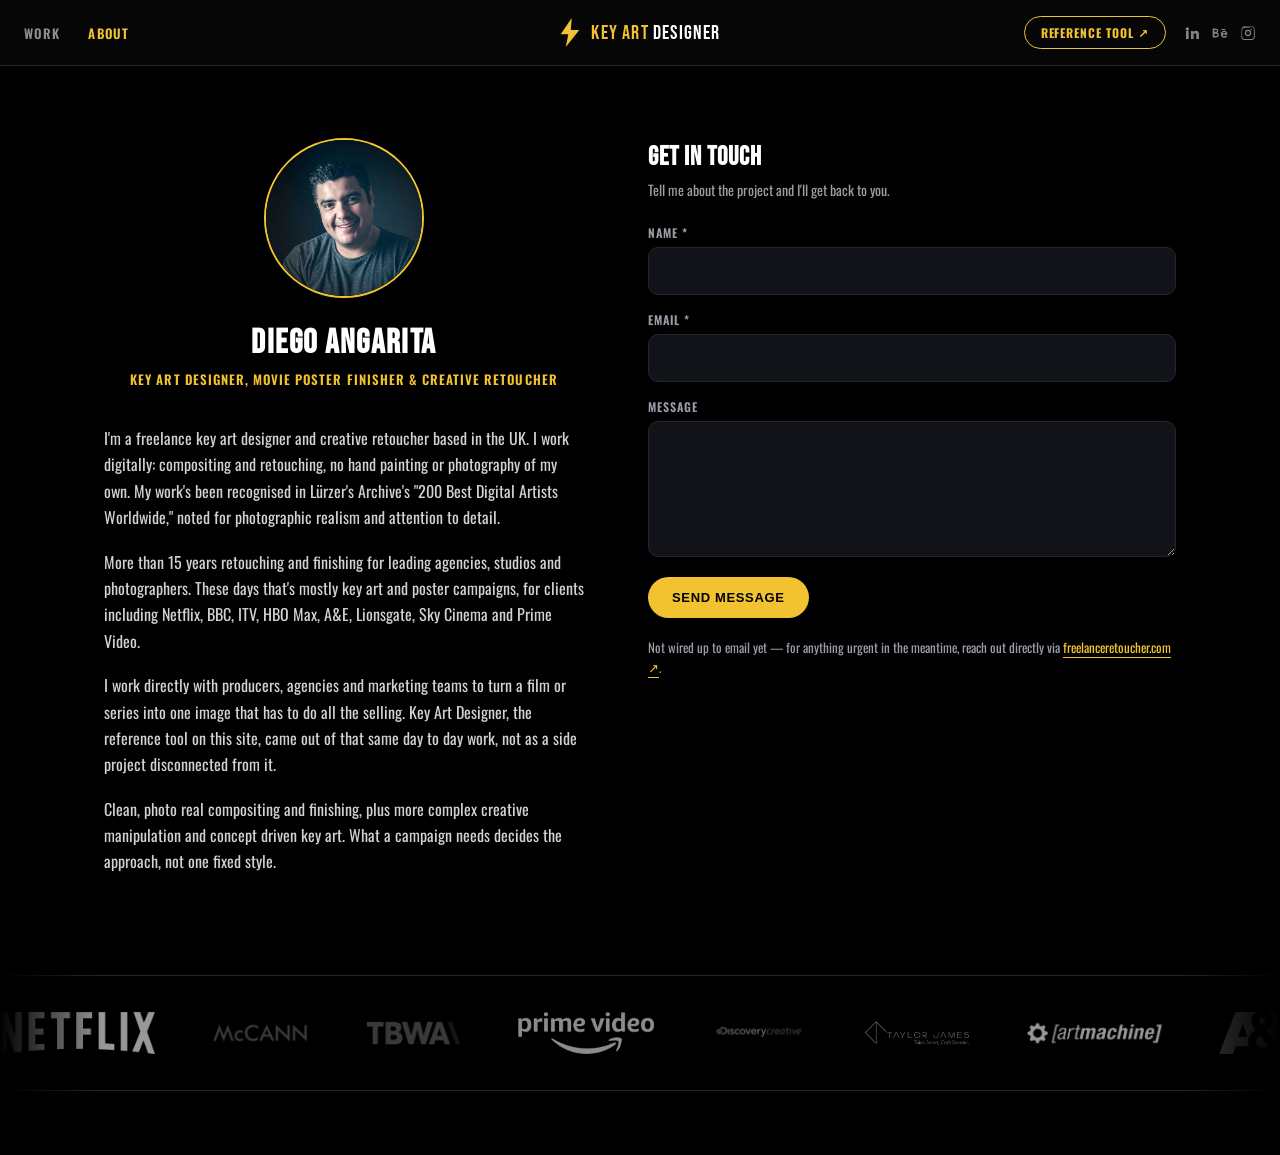
<file: about.html>
<!doctype html>
<html lang="en">
<head>
  <meta charset="UTF-8" />
  <meta name="viewport" content="width=device-width, initial-scale=1.0" />
  <title>About — Key Art Designer</title>
  <meta name="description" content="Diego Angarita is a UK-based key art designer, movie poster finisher and creative retoucher with more than 15 years' experience, recognised in Lurzer's Archive's 200 Best Digital Artists Worldwide, working on campaigns for Netflix, BBC, ITV, HBO Max, A&E and Prime Video." />
  <link rel="canonical" href="https://keyartdesigner.com/about.html" />
  <link rel="icon" href="data:image/svg+xml,<svg xmlns=%22http://www.w3.org/2000/svg%22 viewBox=%220 0 100 100%22><rect width=%22100%22 height=%22100%22 rx=%2222%22 fill=%22%230a0a0a%22/><path d=%22M58 20 L27 55 L44 55 L37 80 L74 42 L52 42 Z%22 fill=%22%23f2c230%22/></svg>" />

  <meta property="og:type" content="profile" />
  <meta property="og:site_name" content="Key Art Designer" />
  <meta property="og:title" content="Diego Angarita — Key Art Designer, Movie Poster Finisher & Creative Retoucher" />
  <meta property="og:description" content="UK-based key art designer, movie poster finisher and creative retoucher. More than 15 years' experience, recognised in Lurzer's Archive's 200 Best Digital Artists Worldwide." />
  <meta property="og:url" content="https://keyartdesigner.com/about.html" />
  <meta property="og:image" content="https://keyartdesigner.com/about-photo.jpg" />
  <meta name="twitter:card" content="summary_large_image" />
  <meta name="twitter:title" content="Diego Angarita — Key Art Designer, Movie Poster Finisher & Creative Retoucher" />
  <meta name="twitter:description" content="UK-based key art designer, movie poster finisher and creative retoucher. More than 15 years' experience, recognised in Lurzer's Archive's 200 Best Digital Artists Worldwide." />
  <meta name="twitter:image" content="https://keyartdesigner.com/about-photo.jpg" />

  <script type="application/ld+json">
  {
    "@context": "https://schema.org",
    "@type": "ProfilePage",
    "mainEntity": {
      "@type": "Person",
      "name": "Diego Angarita",
      "jobTitle": "Key Art Designer, Movie Poster Finisher & Creative Retoucher",
      "url": "https://keyartdesigner.com/about.html",
      "image": "https://keyartdesigner.com/about-photo.jpg",
      "description": "UK-based freelance key art designer, movie poster finisher and creative retoucher. More than 15 years' experience, working directly with producers, agencies and marketing teams on film, TV and streaming campaigns.",
      "award": "Lurzer's Archive 200 Best Digital Artists Worldwide",
      "knowsAbout": ["Key art design", "Movie poster design", "Photo compositing", "Creative retouching"],
      "worksFor": { "@type": "Organization", "name": "Freelance Retoucher" },
      "sameAs": [
        "https://www.linkedin.com/in/freelanceretoucher/",
        "https://www.behance.net/diegoangarita",
        "https://www.instagram.com/freelanceretoucher/",
        "https://www.freelanceretoucher.com/"
      ]
    }
  }
  </script>
  <link rel="preconnect" href="https://fonts.googleapis.com" />
  <link rel="preconnect" href="https://fonts.gstatic.com" crossorigin />
  <link href="https://fonts.googleapis.com/css2?family=Bebas+Neue&family=Oswald:wght@400;500;600;700&display=swap" rel="stylesheet" />
  <link rel="stylesheet" href="style.css" />
</head>
<body>
  <header>
    <div class="navwrap">
      <nav class="navlinks">
        <a href="index.html"><span class="label">Work</span></a>
        <a href="about.html" class="active"><span class="label">About</span></a>
      </nav>
      <a href="index.html" class="logo-mark">
        <svg width="22" height="29" viewBox="0 0 26 34" aria-hidden="true"><path d="M15 0 L2 19 L11 19 L8 34 L24 14 L14 14 Z" fill="#f2c230"/></svg>
        <span class="wordmark display"><span class="gold">KEY ART</span> <span class="white">DESIGNER</span></span>
      </a>
      <div class="navright">
        <a class="tool-link" href="https://app.keyartdesigner.com" target="_blank" rel="noreferrer">Reference tool ↗</a>
        <div class="social">
          <a href="https://www.linkedin.com/in/freelanceretoucher/" target="_blank" rel="noreferrer" aria-label="LinkedIn">
            <svg viewBox="0 0 24 24" fill="currentColor"><path d="M4.98 3.5a2.5 2.5 0 11-.02 5 2.5 2.5 0 01.02-5zM3 9h4v12H3V9zm7 0h3.8v1.7h.05c.53-.95 1.84-1.95 3.78-1.95 4.04 0 4.78 2.52 4.78 5.8V21h-4v-5.5c0-1.31-.02-3-1.86-3-1.86 0-2.15 1.4-2.15 2.9V21h-4V9z"/></svg>
          </a>
          <a href="https://www.behance.net/diegoangarita" target="_blank" rel="noreferrer" aria-label="Behance">
            <svg viewBox="0 0 24 24" fill="currentColor"><path d="M7.8 11.2c1.02-.5 1.6-1.37 1.6-2.6 0-2.3-1.75-3.3-3.9-3.3H1v13.4h4.75c2.3 0 4.5-1.1 4.5-3.7 0-1.6-.8-2.9-2.45-3.8zM3.6 7.4h2.2c.95 0 1.8.3 1.8 1.4 0 1-.7 1.5-1.75 1.5H3.6V7.4zm2.5 9.2H3.6v-3.3h2.6c1.15 0 2.05.5 2.05 1.65 0 1.2-1 1.65-2.15 1.65zM23 13.9c0-2.9-1.65-5.2-4.75-5.2-2.95 0-5 2.25-5 5.15 0 3 1.9 5.1 5.1 5.1 1.95 0 3.6-.85 4.4-2.6l-2.1-.65c-.4.75-1.1 1.2-2.2 1.2-1.4 0-2.5-.85-2.6-2.35H23v-.65zm-7.1-1.35c.15-1.25 1-2 2.3-2 1.25 0 2 .8 2.1 2h-4.4zM14 6h6v1.5h-6V6z"/></svg>
          </a>
          <a href="https://www.instagram.com/freelanceretoucher/" target="_blank" rel="noreferrer" aria-label="Instagram">
            <svg viewBox="0 0 24 24" fill="currentColor"><path d="M12 2.2c3.2 0 3.6 0 4.85.07 1.17.05 1.97.24 2.43.4.6.23 1.03.5 1.48.95.45.45.72.88.95 1.48.16.46.35 1.26.4 2.43.07 1.25.07 1.65.07 4.85s0 3.6-.07 4.85c-.05 1.17-.24 1.97-.4 2.43-.23.6-.5 1.03-.95 1.48-.45.45-.88.72-1.48.95-.46.16-1.26.35-2.43.4-1.25.07-1.65.07-4.85.07s-3.6 0-4.85-.07c-1.17-.05-1.97-.24-2.43-.4-.6-.23-1.03-.5-1.48-.95-.45-.45-.72-.88-.95-1.48-.16-.46-.35-1.26-.4-2.43C2.2 15.6 2.2 15.2 2.2 12s0-3.6.07-4.85c.05-1.17.24-1.97.4-2.43.23-.6.5-1.03.95-1.48.45-.45.88-.72 1.48-.95.46-.16 1.26-.35 2.43-.4C8.4 2.2 8.8 2.2 12 2.2zm0 1.8c-3.14 0-3.52 0-4.76.07-.96.04-1.48.2-1.83.33-.46.18-.79.39-1.13.74-.35.34-.56.67-.74 1.13-.13.35-.3.87-.33 1.83C3.14 8.34 3.14 8.72 3.14 12s0 3.66.07 4.9c.04.96.2 1.48.33 1.83.18.46.39.79.74 1.13.34.35.67.56 1.13.74.35.13.87.3 1.83.33 1.24.07 1.62.07 4.76.07s3.52 0 4.76-.07c.96-.04 1.48-.2 1.83-.33.46-.18.79-.39 1.13-.74.35-.34.56-.67.74-1.13.13-.35.3-.87.33-1.83.07-1.24.07-1.62.07-4.9s0-3.66-.07-4.9c-.04-.96-.2-1.48-.33-1.83a2.98 2.98 0 00-.74-1.13 2.98 2.98 0 00-1.13-.74c-.35-.13-.87-.3-1.83-.33C15.52 4 15.14 4 12 4zm0 3.3a4.7 4.7 0 110 9.4 4.7 4.7 0 010-9.4zm0 1.8a2.9 2.9 0 100 5.8 2.9 2.9 0 000-5.8zm5.9-2a1.1 1.1 0 11-2.2 0 1.1 1.1 0 012.2 0z"/></svg>
          </a>
        </div>
      </div>
    </div>
  </header>

  <main>
    <div class="about-wrap">
      <div class="about-columns">
        <div class="about-left">
          <img class="about-photo" src="about-photo.jpg" alt="Diego Angarita" width="160" height="160" />
          <h1 class="about-name display">DIEGO ANGARITA</h1>
          <p class="about-title">Key Art Designer, Movie Poster Finisher &amp; Creative Retoucher</p>

          <div class="about-bio-block">
            <p class="about-bio">I'm a freelance key art designer and creative retoucher based in the UK. I work digitally: compositing and retouching, no hand painting or photography of my own. My work's been recognised in Lürzer's Archive's "200 Best Digital Artists Worldwide," noted for photographic realism and attention to detail.</p>

            <p class="about-bio">More than 15 years retouching and finishing for leading agencies, studios and photographers. These days that's mostly key art and poster campaigns, for clients including Netflix, BBC, ITV, HBO Max, A&amp;E, Lionsgate, Sky Cinema and Prime Video.</p>

            <p class="about-bio">I work directly with producers, agencies and marketing teams to turn a film or series into one image that has to do all the selling. Key Art Designer, the reference tool on this site, came out of that same day to day work, not as a side project disconnected from it.</p>

            <p class="about-bio">Clean, photo real compositing and finishing, plus more complex creative manipulation and concept driven key art. What a campaign needs decides the approach, not one fixed style.</p>
          </div>
        </div>

        <div class="about-right">
          <div class="contact-block">
            <h2 class="contact-heading display">GET IN TOUCH</h2>
            <p class="contact-sub">Tell me about the project and I'll get back to you.</p>
            <form id="contactForm" class="contact-form" novalidate>
              <div class="field">
                <label for="contactName">Name <span aria-hidden="true">*</span></label>
                <input type="text" id="contactName" name="name" required autocomplete="name" />
              </div>
              <div class="field">
                <label for="contactEmail">Email <span aria-hidden="true">*</span></label>
                <input type="email" id="contactEmail" name="email" required autocomplete="email" />
              </div>
              <div class="field">
                <label for="contactMessage">Message</label>
                <textarea id="contactMessage" name="message" rows="5"></textarea>
              </div>
              <button type="submit" class="about-cta contact-submit">Send message</button>
              <p class="contact-status" id="contactStatus" role="status" aria-live="polite" hidden></p>
            </form>
            <p class="contact-fallback">Not wired up to email yet — for anything urgent in the meantime, reach out directly via <a href="https://freelanceretoucher.com/about-contact" target="_blank" rel="noreferrer">freelanceretoucher.com ↗</a>.</p>
          </div>
        </div>
      </div>

      <div class="client-marquee" aria-label="Clients">
        <div class="client-track">
          <img src="logos/netflix.webp" alt="Netflix" class="client-logo invert" />
          <img src="logos/mccann.webp" alt="McCann" class="client-logo" />
          <img src="logos/tbwa.webp" alt="TBWA" class="client-logo" />
          <img src="logos/primevideo.webp" alt="Prime Video" class="client-logo invert" />
          <img src="logos/discoverycreative.webp" alt="Discovery Creative" class="client-logo" />
          <img src="logos/taylorjames.webp" alt="Taylor James" class="client-logo invert" />
          <img src="logos/artmachine.webp" alt="Artmachine" class="client-logo invert" />
          <img src="logos/ae.webp" alt="A&amp;E" class="client-logo" />
          <img src="logos/tea.webp" alt="tea" class="client-logo" />
          <img src="logos/avenuesixty7.webp" alt="Avenue Sixty7" class="client-logo" />
          <img src="logos/fifa.webp" alt="FIFA" class="client-logo invert" />
          <img src="logos/bbcworldwide.webp" alt="BBC Worldwide" class="client-logo" />
          <img src="logos/netflix.webp" alt="Netflix" class="client-logo invert" />
          <img src="logos/mccann.webp" alt="McCann" class="client-logo" />
          <img src="logos/tbwa.webp" alt="TBWA" class="client-logo" />
          <img src="logos/primevideo.webp" alt="Prime Video" class="client-logo invert" />
          <img src="logos/discoverycreative.webp" alt="Discovery Creative" class="client-logo" />
          <img src="logos/taylorjames.webp" alt="Taylor James" class="client-logo invert" />
          <img src="logos/artmachine.webp" alt="Artmachine" class="client-logo invert" />
          <img src="logos/ae.webp" alt="A&amp;E" class="client-logo" />
          <img src="logos/tea.webp" alt="tea" class="client-logo" />
          <img src="logos/avenuesixty7.webp" alt="Avenue Sixty7" class="client-logo" />
          <img src="logos/fifa.webp" alt="FIFA" class="client-logo invert" />
          <img src="logos/bbcworldwide.webp" alt="BBC Worldwide" class="client-logo" />
        </div>
      </div>
    </div>
  </main>
  <script src="script.js"></script>
</body>
</html>
</file>
<file: style.css>
:root {
  --ink-950: #000000;
  --ink-900: #111318;
  --ink-800: #181b22;
  --ink-700: #22262f;
  --ink-600: #2d323d;
  --ink-400: #7b8190;
  --gold-500: #f2c230;
  --gold-400: #f5cd53;
  --text: #e8e9ec;
  --text-dim: #9a9ea8;
}
* { box-sizing: border-box; }
.sr-only {
  position: absolute; width: 1px; height: 1px; padding: 0; margin: -1px;
  overflow: hidden; clip: rect(0, 0, 0, 0); white-space: nowrap; border: 0;
}
html, body { margin: 0; padding: 0; }
body {
  background: var(--ink-950);
  color: var(--text);
  font-family: 'Oswald', system-ui, sans-serif;
  -webkit-font-smoothing: antialiased;
}
a { color: inherit; text-decoration: none; }
.display { font-family: 'Bebas Neue', 'Oswald', sans-serif; letter-spacing: 0.05em; }
img { display: block; max-width: 100%; }

header {
  position: sticky; top: 0; z-index: 40;
  background: rgba(8, 8, 9, 0.85);
  backdrop-filter: blur(10px);
  border-bottom: 1px solid var(--ink-700);
}
.navwrap {
  display: grid;
  grid-template-columns: 1fr auto 1fr;
  align-items: center;
  padding: 16px 24px;
  gap: 16px;
}
.navlinks { display: flex; align-items: center; gap: 28px; font-size: 13px; letter-spacing: 0.1em; text-transform: uppercase; font-weight: 600; }
.navlinks a { color: var(--text); opacity: 0.6; transition: opacity 0.15s, color 0.15s; }
.navlinks a:hover, .navlinks a.active { opacity: 1; color: var(--gold-500); }
.logo-mark { display: inline-flex; align-items: center; gap: 10px; white-space: nowrap; }
.logo-mark svg { display: block; flex: none; }
.logo-mark .wordmark { font-size: 20px; letter-spacing: 0.06em; font-weight: 400; }
.logo-mark .wordmark .gold { color: var(--gold-500); }
.logo-mark .wordmark .white { color: #fff; }
.navright { display: flex; align-items: center; justify-content: flex-end; gap: 18px; }
.tool-link {
  font-size: 12px; letter-spacing: 0.08em; text-transform: uppercase; font-weight: 700;
  border: 1.5px solid var(--gold-500); color: var(--gold-500); border-radius: 999px; padding: 7px 16px;
  display: inline-flex; align-items: center; gap: 6px; transition: background 0.15s, color 0.15s;
}
.tool-link:hover { background: var(--gold-500); color: var(--ink-950); }
.social { display: flex; align-items: center; gap: 12px; }
.social a { opacity: 0.55; transition: opacity 0.15s, color 0.15s; color: var(--text); }
.social a:hover { opacity: 1; color: var(--gold-500); }
.social svg { width: 16px; height: 16px; display: block; }

@media (max-width: 720px) {
  .navwrap {
    grid-template-columns: 1fr auto;
    grid-template-rows: auto auto;
    row-gap: 10px;
    padding: 14px 16px;
  }
  .logo-mark { grid-column: 1; grid-row: 1; }
  .logo-mark svg { width: 18px; height: 23px; }
  .logo-mark .wordmark { font-size: 16px; }
  .navright { display: contents; }
  .tool-link {
    grid-column: 2; grid-row: 1;
    justify-self: end;
    font-size: 11px; padding: 7px 13px; white-space: nowrap;
    background: var(--gold-500); color: var(--ink-950); border-color: var(--gold-500); font-weight: 800;
  }
  .tool-link:hover { background: var(--gold-400); border-color: var(--gold-400); }
  .navlinks { grid-column: 1; grid-row: 2; gap: 18px; }
  .navlinks span.label { display: inline; font-size: 11px; }
  .social { grid-column: 2; grid-row: 2; justify-self: end; gap: 12px; }
  .social svg { width: 15px; height: 15px; }
}

.mosaic {
  columns: var(--cols, 5);
  column-gap: 0;
  background: var(--ink-950);
}
.mosaic figure {
  margin: 0;
  break-inside: avoid;
  position: relative;
  overflow: hidden;
  cursor: zoom-in;
}
.mosaic img {
  width: 100%;
  display: block;
  transition: transform 0.4s ease, filter 0.4s ease;
}
.mosaic figure:hover img {
  transform: scale(1.04);
}
.mosaic figcaption {
  position: absolute; left: 0; right: 0; bottom: 0;
  padding: 28px 14px 12px;
  background: linear-gradient(to top, rgba(0,0,0,0.92), rgba(0,0,0,0));
  font-family: 'Bebas Neue', sans-serif;
  font-size: 15px; letter-spacing: 0.04em; text-transform: uppercase;
  color: #fff;
  opacity: 0; transform: translateY(6px);
  transition: opacity 0.25s ease, transform 0.25s ease;
}
.mosaic figure:hover figcaption { opacity: 1; transform: translateY(0); }
@media (max-width: 720px) {
  .mosaic { columns: var(--cols, 2); }
  .mosaic figcaption { font-size: 13px; padding: 20px 10px 10px; }
}

.mosaic-loading, .mosaic-noscript {
  text-align: center; padding: 60px 20px; color: var(--text-dim);
  font-size: 14px; letter-spacing: 0.04em;
}
.mosaic-noscript a { color: var(--gold-500); border-bottom: 1px solid currentColor; }

.density-bar {
  display: flex; align-items: center; justify-content: center; gap: 14px;
  padding: 14px 20px;
  background: var(--ink-950);
  border-bottom: 1px solid var(--ink-700);
}
.density-bar svg { display: block; flex: none; color: var(--text-dim); }
.density-bar input[type="range"] {
  -webkit-appearance: none; appearance: none;
  width: 160px; max-width: 40vw;
  height: 4px; border-radius: 999px;
  background: var(--ink-700);
  outline: none; cursor: pointer;
}
.density-bar input[type="range"]::-webkit-slider-thumb {
  -webkit-appearance: none; appearance: none;
  width: 16px; height: 16px; border-radius: 50%;
  background: var(--gold-500); border: 2px solid var(--ink-950);
  box-shadow: 0 0 0 1px var(--gold-500);
  cursor: pointer; transition: transform 0.15s;
}
.density-bar input[type="range"]::-webkit-slider-thumb:hover { transform: scale(1.15); }
.density-bar input[type="range"]::-moz-range-track {
  height: 4px; border-radius: 999px; background: var(--ink-700);
}
.density-bar input[type="range"]::-moz-range-thumb {
  width: 16px; height: 16px; border-radius: 50%;
  background: var(--gold-500); border: 2px solid var(--ink-950);
  cursor: pointer;
}
@media (max-width: 720px) {
  .density-bar { padding: 10px 16px; gap: 10px; }
  .density-bar input[type="range"] { width: 120px; max-width: 46vw; }
}


.lightbox {
  position: fixed; inset: 0; z-index: 100;
  background: rgba(5, 5, 6, 0.97);
  display: none;
  align-items: center; justify-content: center;
  padding: 40px 20px;
}
.lightbox.open { display: flex; }
.lightbox img { max-height: 90vh; max-width: 100%; width: auto; border-radius: 2px; }
.lightbox-close {
  position: fixed; top: 16px; right: 20px; z-index: 102;
  width: 58px; height: 58px;
  background: none; border: none;
  color: var(--gold-500); font-size: 38px; line-height: 1;
  display: flex; align-items: center; justify-content: center;
  cursor: pointer; transition: color 0.15s, transform 0.15s;
}
.lightbox-close:hover { color: var(--gold-400); transform: scale(1.08); }
.lightbox-nav {
  position: fixed; top: 50%; transform: translateY(-50%);
  z-index: 101; background: none; border: none;
  color: var(--gold-500); font-size: 60px; line-height: 1; font-family: 'Bebas Neue', sans-serif;
  width: 64px; height: 88px;
  display: flex; align-items: center; justify-content: center;
  cursor: pointer; opacity: 0.8; transition: opacity 0.15s, color 0.15s;
}
.lightbox-nav:hover { opacity: 1; color: var(--gold-400); }
.lightbox-prev { left: 4px; }
.lightbox-next { right: 4px; }
@media (max-width: 720px) {
  .lightbox-nav { font-size: 44px; width: 48px; height: 72px; }
  .lightbox-close { width: 50px; height: 50px; font-size: 30px; top: 10px; right: 12px; }
}
.lightbox-caption {
  position: fixed; bottom: 24px; left: 0; right: 0; text-align: center;
  color: var(--gold-400); font-family: 'Bebas Neue', sans-serif;
  font-size: 17px; letter-spacing: 0.08em; text-transform: uppercase;
  z-index: 101;
}

.about-wrap { max-width: 1120px; margin: 0 auto; padding: 72px 24px 64px; }
.about-columns {
  display: grid; grid-template-columns: minmax(0, 480px) minmax(0, 1fr);
  gap: 64px; align-items: start; padding-bottom: 56px;
}
.about-left { text-align: center; }
.about-right { padding-top: 4px; }
@media (max-width: 860px) {
  .about-columns { grid-template-columns: 1fr; gap: 48px; }
  .about-wrap { padding: 56px 20px 0; }
}
.about-photo {
  width: 160px; height: 160px; border-radius: 50%; margin: 0 auto 24px;
  object-fit: cover; display: block; border: 2px solid var(--gold-500);
}
.about-name { font-size: 34px; letter-spacing: 0.04em; color: #fff; margin: 0 0 6px; }
.about-title {
  font-size: 13px; letter-spacing: 0.08em; text-transform: uppercase;
  color: var(--gold-500); font-weight: 600; margin: 0 0 36px;
}
.about-bio-block { text-align: left; display: flex; flex-direction: column; gap: 18px; margin-bottom: 44px; }
.about-bio { font-size: 16px; line-height: 1.65; color: var(--text); opacity: 0.9; margin: 0; }

.client-marquee {
  position: relative; overflow: hidden;
  padding: 36px 0; margin: 0 calc(50% - 50vw);
  border-top: 1px solid var(--ink-700); border-bottom: 1px solid var(--ink-700);
  -webkit-mask-image: linear-gradient(to right, transparent, #000 8%, #000 92%, transparent);
  mask-image: linear-gradient(to right, transparent, #000 8%, #000 92%, transparent);
}
.client-track {
  display: flex; align-items: center; width: max-content;
  gap: 56px;
  animation: client-scroll 28s linear infinite;
}
.client-marquee:hover .client-track { animation-play-state: paused; }
.client-logo {
  height: 42px; width: auto; max-width: 160px; flex: none;
  object-fit: contain; display: block;
  opacity: 0.78; filter: grayscale(1);
  transition: opacity 0.15s;
}
.client-logo.invert { filter: grayscale(1) invert(1); }
.client-logo:hover { opacity: 1; }
@keyframes client-scroll {
  from { transform: translateX(0); }
  to { transform: translateX(-50%); }
}
@media (max-width: 560px) {
  .client-marquee { padding: 26px 0; }
  .client-track { gap: 36px; animation-duration: 20s; }
  .client-logo { height: 30px; max-width: 110px; }
}
@media (prefers-reduced-motion: reduce) {
  .client-track { animation: none; }
  .client-marquee { overflow-x: auto; }
}

.contact-block { text-align: left; }
.contact-heading { font-size: 26px; color: #fff; margin: 0 0 6px; letter-spacing: 0.04em; }
.contact-sub { font-size: 14px; color: var(--text-dim); margin: 0 0 24px; }
.contact-form { display: flex; flex-direction: column; gap: 16px; }
.contact-form .field { display: flex; flex-direction: column; gap: 6px; }
.contact-form label {
  font-size: 12px; letter-spacing: 0.08em; text-transform: uppercase;
  font-weight: 600; color: var(--text-dim);
}
.contact-form input, .contact-form textarea {
  background: var(--ink-900); border: 1px solid var(--ink-700); border-radius: 10px;
  padding: 12px 14px; font-family: 'Oswald', sans-serif; font-size: 15px; color: var(--text);
  outline: none; transition: border-color 0.15s; width: 100%;
}
.contact-form input:focus, .contact-form textarea:focus { border-color: var(--gold-500); }
.contact-form textarea { resize: vertical; }
.contact-submit { align-self: flex-start; border: none; cursor: pointer; margin-top: 4px; }
.contact-status { font-size: 14px; color: var(--gold-500); margin: 10px 0 0; }
.contact-status.error { color: #e2605a; }
.contact-fallback { font-size: 13px; color: var(--text-dim); margin-top: 20px; line-height: 1.5; }
.contact-fallback a { color: var(--gold-500); border-bottom: 1px solid currentColor; }

.about-cta {
  display: inline-flex; align-items: center; gap: 8px;
  background: var(--gold-500); color: var(--ink-950); font-weight: 700;
  letter-spacing: 0.05em; text-transform: uppercase;
  padding: 13px 24px; border-radius: 999px; font-size: 13px;
  transition: background 0.15s;
}
.about-cta:hover { background: var(--gold-400); }

@media (max-width: 560px) {
  .about-wrap { padding: 56px 20px 80px; }
  .about-name { font-size: 28px; }
}

.admin-wrap { max-width: 640px; margin: 0 auto; padding: 56px 24px 96px; }
.admin-heading { font-size: 30px; color: #fff; margin: 0 0 28px; }
.admin-header { display: flex; align-items: center; justify-content: space-between; margin-bottom: 28px; }
.admin-header .admin-heading { margin: 0; }
.admin-logout {
  background: none; border: 1px solid var(--ink-700); color: var(--text-dim);
  border-radius: 999px; padding: 8px 18px; font-size: 12px; letter-spacing: 0.06em;
  text-transform: uppercase; cursor: pointer; transition: border-color 0.15s, color 0.15s;
}
.admin-logout:hover { border-color: var(--gold-500); color: var(--gold-500); }
.admin-form { margin-bottom: 20px; }
.admin-form input[type="file"] {
  background: var(--ink-900); border: 1px solid var(--ink-700); border-radius: 10px;
  padding: 10px 14px; color: var(--text); font-family: 'Oswald', sans-serif; font-size: 14px;
}
.admin-hint { font-size: 13px; color: var(--text-dim); line-height: 1.5; margin: 0 0 16px; }
.admin-list-heading { font-size: 20px; color: #fff; margin: 40px 0 10px; padding-top: 24px; border-top: 1px solid var(--ink-700); }
.admin-list-loading { color: var(--text-dim); font-size: 14px; }
.admin-poster-list { display: flex; flex-direction: column; gap: 14px; }
.poster-card {
  display: flex; gap: 14px; align-items: flex-start;
  background: var(--ink-900); border: 1px solid var(--ink-700); border-radius: 10px;
  padding: 12px; overflow: hidden;
}
.poster-card img { width: 72px; height: 72px; object-fit: cover; border-radius: 6px; flex: none; }
.poster-card-body { flex: 1; min-width: 0; display: flex; flex-direction: column; gap: 8px; }
.poster-edit-input {
  width: 100%; background: var(--ink-800); border: 1px solid var(--ink-700); border-radius: 8px;
  padding: 8px 10px; font-family: 'Oswald', sans-serif; font-size: 13px; color: var(--text);
  outline: none; transition: border-color 0.15s;
}
.poster-edit-input:focus { border-color: var(--gold-500); }
.poster-card-actions { display: flex; align-items: center; gap: 10px; margin-top: 2px; flex-wrap: wrap; }
.poster-card-flag {
  font-size: 10px; letter-spacing: 0.05em; text-transform: uppercase;
  color: #e2605a; border: 1px solid #e2605a; border-radius: 999px; padding: 4px 10px;
}
.poster-card-save {
  background: var(--gold-500); color: var(--ink-950); border: none; border-radius: 999px;
  padding: 7px 16px; font-size: 11px; font-weight: 700; letter-spacing: 0.06em;
  text-transform: uppercase; cursor: pointer; transition: background 0.15s;
}
.poster-card-save:hover { background: var(--gold-400); }
.poster-card-save.saved { background: #4caf7d; color: #06281a; }
.poster-card-delete {
  margin-left: auto; background: none; border: 1px solid var(--ink-700);
  color: #e2605a; border-radius: 999px; padding: 7px 14px; font-size: 11px;
  letter-spacing: 0.06em; text-transform: uppercase; cursor: pointer;
  transition: border-color 0.15s, background 0.15s;
}
.poster-card-delete:hover { border-color: #e2605a; background: rgba(226, 96, 90, 0.1); }
@media (max-width: 480px) {
  .poster-card { flex-wrap: wrap; }
  .poster-card-delete { margin-left: 0; }
}

/* ==========================================================================
   Homepage redesign — hero, feature strip, library intro, CTA divider,
   portfolio section. Added below the existing rules; nothing above this
   line is touched. Reuses the :root tokens and .tool-link / .about-cta /
   .client-marquee patterns already defined above.
   ========================================================================== */

.hero { padding: 64px 0 56px; overflow: hidden; }
.hero-inner {
  max-width: 1180px; margin: 0 auto; padding: 0 24px;
  display: grid; grid-template-columns: minmax(0,560px) minmax(0,1fr);
  gap: 48px; align-items: center;
}
.hero-eyebrow {
  font-size: 13px; letter-spacing: 0.1em; text-transform: uppercase;
  color: var(--gold-500); font-weight: 600; margin: 0 0 14px;
}
.hero-title {
  font-size: clamp(40px, 5.6vw, 64px); line-height: 1.04; color: #fff;
  margin: 0 0 18px; text-wrap: balance;
}
.hero-sub {
  font-size: 16px; line-height: 1.6; color: var(--text-dim);
  margin: 0 0 28px; max-width: 46ch;
}
.hero-search {
  display: inline-flex; align-items: center; gap: 10px;
  border: 1px solid var(--ink-600); background: var(--ink-900);
  border-radius: 999px; padding: 13px 20px; margin-bottom: 28px;
  color: var(--text-dim); max-width: 340px;
}
.hero-search svg { width: 16px; height: 16px; flex: none; opacity: 0.8; }
.hero-search-text { font-size: 14px; }
.hero-ctas { display: flex; align-items: center; gap: 18px; flex-wrap: wrap; }

.hero-visual {
  position: relative; display: grid; grid-template-columns: 1fr 1fr;
  gap: 16px; height: 460px;
  -webkit-mask-image: linear-gradient(to bottom, transparent, #000 14%, #000 86%, transparent);
  mask-image: linear-gradient(to bottom, transparent, #000 14%, #000 86%, transparent);
}
.hero-col { display: flex; flex-direction: column; gap: 16px; width: 100%; }
.hero-col-up { animation: heroColUp 26s linear infinite; }
.hero-col-down { animation: heroColDown 30s linear infinite; }
.hero-card {
  flex: none; height: 108px; border-radius: 14px;
  background: linear-gradient(155deg, var(--ink-800), var(--ink-700));
  border: 1px solid var(--ink-600);
  display: flex; align-items: flex-end; padding: 12px 14px;
  font-family: 'Oswald', sans-serif; font-size: 11px; letter-spacing: 0.08em;
  text-transform: uppercase; color: var(--text-dim); font-weight: 600;
}

@keyframes heroColUp { from { transform: translateY(0); } to { transform: translateY(-50%); } }
@keyframes heroColDown { from { transform: translateY(-50%); } to { transform: translateY(0); } }

.feature-strip {
  max-width: 1180px; margin: 0 auto; padding: 0 24px 64px;
  display: grid; grid-template-columns: repeat(3, 1fr); gap: 0;
  border-top: 1px solid var(--ink-700);
}
.feature-item {
  padding: 32px 28px; border-left: 1px solid var(--ink-700);
}
.feature-item:first-child { border-left: none; padding-left: 0; }
.feature-label {
  display: block; font-size: 20px; color: var(--gold-500);
  letter-spacing: 0.03em; margin-bottom: 8px;
}
.feature-desc { font-size: 14px; line-height: 1.55; color: var(--text-dim); margin: 0; }

.library-intro {
  max-width: 1180px; margin: 0 auto; padding: 0 24px 24px;
  display: flex; align-items: baseline; gap: 16px; flex-wrap: wrap;
}
.library-eyebrow {
  font-family: 'Bebas Neue', sans-serif; font-size: 24px; letter-spacing: 0.02em;
  color: #fff; margin: 0;
}
.library-sub { font-size: 14px; color: var(--text-dim); margin: 0; }

.cta-divider {
  max-width: 1180px; margin: 64px auto 0; padding: 0 24px 56px;
  display: flex; flex-direction: column; align-items: center; gap: 18px;
  text-align: center;
}
.cta-divider-text {
  font-size: clamp(22px, 3vw, 32px); color: #fff; margin: 0; max-width: 32ch;
}
.cta-divider-arrow {
  color: var(--gold-500); display: inline-flex; animation: ctaBounce 2s ease-in-out infinite;
}
@keyframes ctaBounce {
  0%, 100% { transform: translateY(0); }
  50% { transform: translateY(6px); }
}

#portfolio { padding: 0 0 72px; }
.portfolio-eyebrow {
  max-width: 1180px; margin: 0 auto; padding: 0 24px;
  font-size: 13px; letter-spacing: 0.1em; text-transform: uppercase;
  color: var(--gold-500); font-weight: 600; margin-bottom: 28px;
}

.project-grid {
  max-width: 1180px; margin: 44px auto 0; padding: 0 24px;
  display: grid; grid-template-columns: repeat(4, 1fr); gap: 18px;
}
.project-card {
  aspect-ratio: 2/3; border-radius: 10px; border: 1px solid var(--ink-700);
  background: linear-gradient(155deg, var(--ink-900), var(--ink-800));
  display: flex; flex-direction: column; justify-content: flex-end;
  padding: 16px; gap: 4px; transition: transform 0.2s, border-color 0.2s;
}
.project-card:hover { transform: translateY(-4px); border-color: var(--gold-500); }
.project-title { font-size: 15px; font-weight: 600; color: #fff; line-height: 1.3; }
.project-client { font-size: 12px; color: var(--text-dim); text-transform: uppercase; letter-spacing: 0.05em; }
.project-card-add {
  align-items: center; justify-content: center; border-style: dashed;
  color: var(--text-dim); font-size: 13px;
}

.portfolio-link {
  display: block; max-width: 1180px; margin: 32px auto 0; padding: 0 24px;
  color: var(--gold-500); font-size: 14px; font-weight: 600;
  letter-spacing: 0.03em; text-align: right;
}

footer {
  max-width: 1180px; margin: 0 auto; padding: 32px 24px 56px;
  display: flex; align-items: center; justify-content: space-between;
  gap: 16px; flex-wrap: wrap; border-top: 1px solid var(--ink-700);
  font-size: 13px; color: var(--text-dim);
}
footer p { margin: 0; }
.footer-social { display: flex; gap: 18px; }
.footer-social a { color: var(--text-dim); font-size: 13px; }
.footer-social a:hover { color: var(--gold-500); }

@media (max-width: 860px) {
  .hero-inner { grid-template-columns: 1fr; }
  .hero-visual { height: 320px; }
  .feature-strip { grid-template-columns: 1fr; }
  .feature-item { border-left: none; border-top: 1px solid var(--ink-700); padding-left: 0; }
  .feature-item:first-child { border-top: none; }
  .project-grid { grid-template-columns: repeat(2, 1fr); }
}

@media (max-width: 560px) {
  .hero { padding: 40px 0 36px; }
  .hero-inner { padding: 0 20px; gap: 32px; }
  .hero-visual { display: none; }
  .feature-strip { padding: 0 20px 44px; }
  .library-intro, .portfolio-eyebrow, .project-grid, .portfolio-link, footer { padding-left: 20px; padding-right: 20px; }
  .project-grid { grid-template-columns: 1fr 1fr; gap: 12px; }
  .cta-divider { padding: 0 20px 40px; margin-top: 40px; }
  footer { flex-direction: column; align-items: flex-start; }
}

@media (prefers-reduced-motion: reduce) {
  .hero-col-up, .hero-col-down, .cta-divider-arrow { animation: none; }
}
</file>
